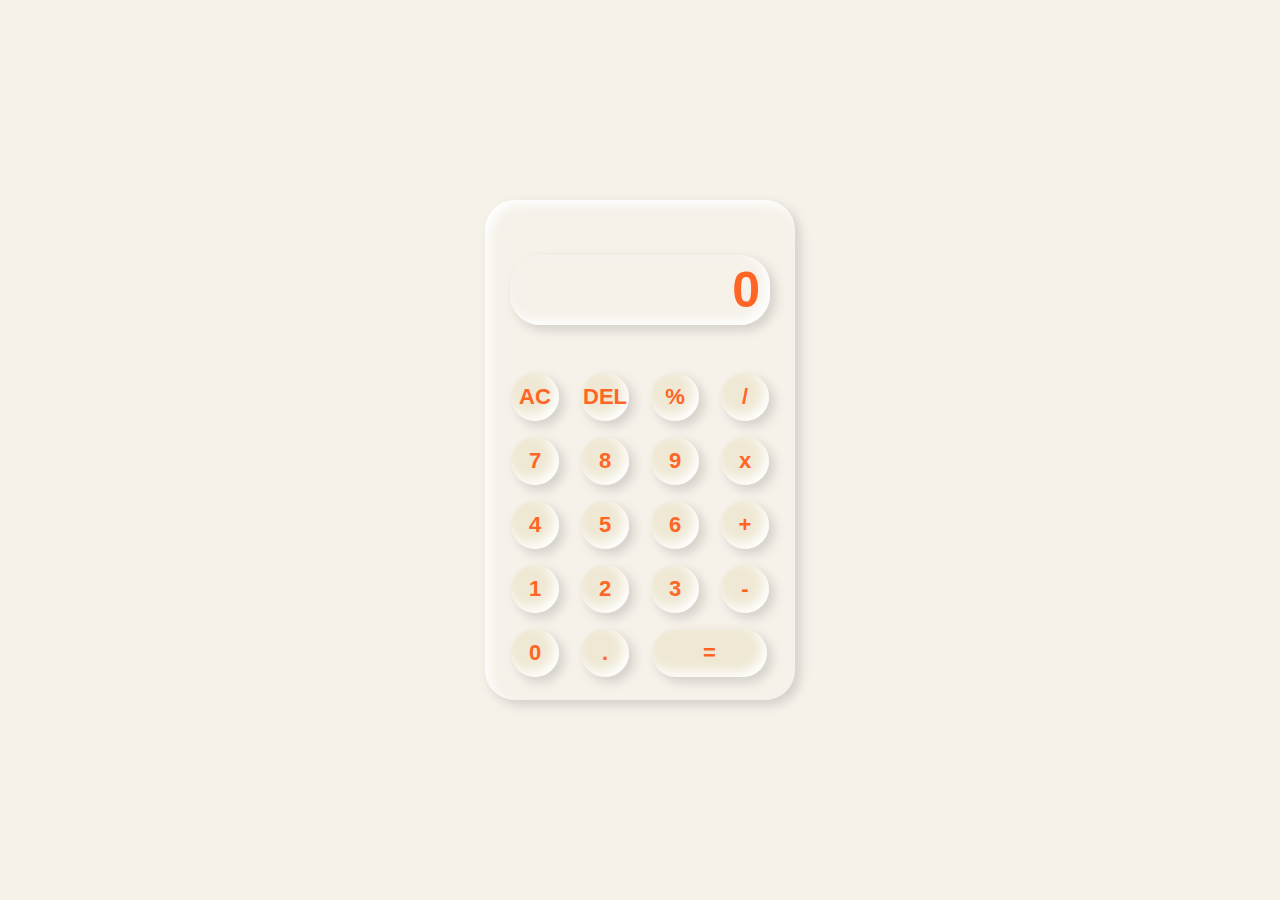
<file: level1 task 3/index.html>
<!DOCTYPE html>
<html lang="en">
<head>
    <meta charset="UTF-8">
    <meta name="viewport" content="width=device-width, initial-scale=1.0">
    <link rel="stylesheet" href="index.css">
    <title>Calculator</title>
</head>
<body>
    <div class="container">
        <div class="calculator">
            <input type="text" placeholder="0" id="result">
            <button onclick="clrs()">AC</button>
            <button onclick="del()">DEL</button>
            <button onclick="display('%')">%</button>
            <button onclick="display('/')">/</button>
            <button onclick="display('7')">7</button>
            <button onclick="display('8')">8</button>
            <button onclick="display('9')">9</button>
            <button onclick="display('x')">x</button>
            <button onclick="display('4')">4</button>
            <button onclick="display('5')">5</button>
            <button onclick="display('6')">6</button>
            <button onclick="display('+')">+</button>
            <button onclick="display('1')">1</button>
            <button onclick="display('2')">2</button>
            <button onclick="display('3')">3</button>
            <button onclick="display('-')">-</button>
            <button onclick="display('0')">0</button>
            <button onclick="display('.')">.</button>
            
            <button class="equal" onclick="calculate()">=</button>
        </div>
    </div>
    <script src="index.js"></script>
</body>
</html>
</file>
<file: level1 task 3/index.css>
*{
    margin: 0%;
    padding: 0%;
    box-sizing: border-box;
    font-family: sans-serif;
    font-weight: bold;
    font-size: 22px;
    color: #ff6525;
    background-color: #f6f1e9;
}
.container{
    height: 100vh;
    display: flex;
    justify-content: center;
    align-items: center;
}
.calculator{
    border-color: #ecf0f3;
    padding: 15px;border-radius: 30px;
    box-shadow: inset 5px 5px 12px #fff,
                5px 5px 12px rgba(0, 0, 0, 0.14);
    display: grid;
    grid-template-columns: repeat(4,70px);            
}
input{
    grid-column: span 4;
    width: 260px;
    height: 70px;
    background-color: #f6f1e9;
    border: none;
    box-shadow: inset -5px -5px 12px #fff,
                5px 5px 12px rgba(0, 0, 0, 0.14);
    border-radius: 30px;
    outline: none;
    font-size: 50px;
    text-align: end;
    margin: 40px auto;
    padding: 10px;
}
input::placeholder{
    color: #ff6525;
}

button{
    width: 48px;
    height: 48px;
    background-color: #efe8d4;
    box-shadow: inset -5px -5px 12px #fff,
                5px 5px 12px rgba(0, 0, 0, 0.14);
    border-radius: 50%;
    border: none;
    margin: 8px auto;
}
.equal{
    width: 115px;
    border-radius: 40px;
    margin: 8px 12px;
}
</file>
